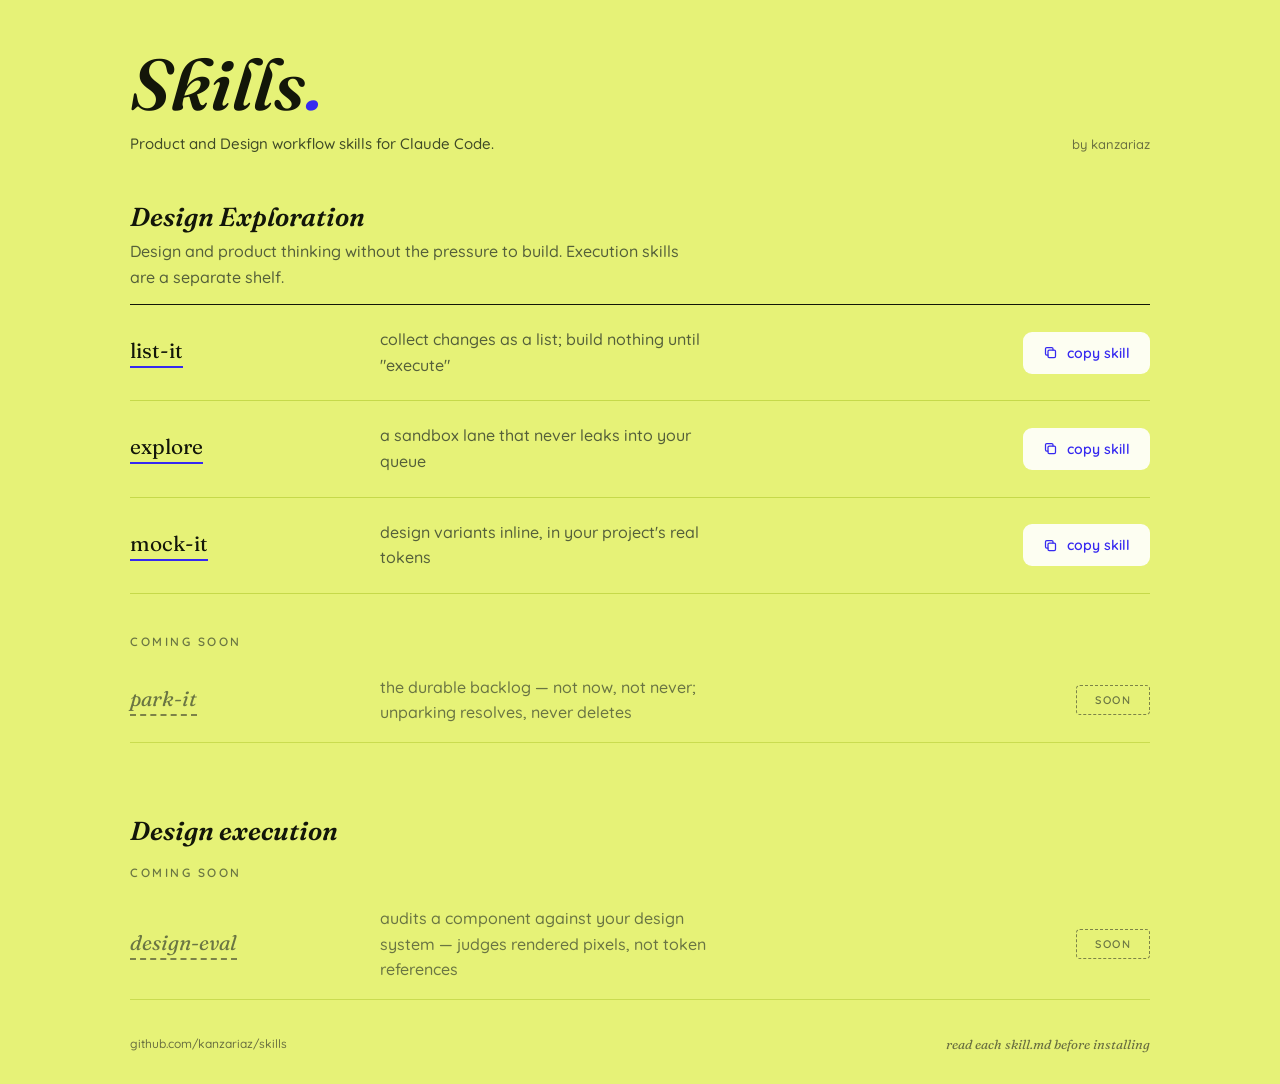
<file: index.html>
<!doctype html>
<html lang="en">
<head>
<meta charset="utf-8">
<meta name="viewport" content="width=device-width, initial-scale=1">
<title>Skills — by kanzariaz</title>
<meta name="description" content="Product and Design workflow skills for Claude Code. Explore an idea freely without being rushed into building.">
<link rel="preconnect" href="https://fonts.googleapis.com">
<link rel="preconnect" href="https://fonts.gstatic.com" crossorigin>
<link href="https://fonts.googleapis.com/css2?family=Fraunces:ital,opsz,wght@0,9..144,400;0,9..144,600;1,9..144,400&family=Quicksand:wght@400;500;600&display=swap" rel="stylesheet">
<style>
  :root{
    --lime:#e6f277; --wash:#d5e94b; --wash-deep:#b0c42c;
    --ink:#131609; --blue:#3629f0;
    --tag:#3f4a26; --desc:#55603a; --soft:#6a7040; --faint:#8a9548;
    --hair:#c6d94a; --hair-strong:#9fb03a; --paper:#fdfef2;
    --serif:"Fraunces",Georgia,serif; --sans:"Quicksand",-apple-system,sans-serif;
    --mono:ui-monospace,"SF Mono",SFMono-Regular,Menlo,Consolas,monospace;
  }
  *{margin:0;padding:0;box-sizing:border-box}
  html{background:var(--lime)}
  body{background:var(--lime);color:var(--ink);font-family:var(--sans);min-height:100vh}
  .page{max-width:1100px;margin:0 auto;padding:48px 40px 32px}
  a{color:inherit;text-decoration:none}

  .top{display:flex;justify-content:space-between;align-items:baseline}
  .wordmark{font-family:var(--serif);font-style:italic;font-weight:600;font-size:72px;line-height:1;display:inline-block}
  .wordmark .dot{color:var(--blue)}
  .byline{color:var(--soft);font-size:13px;font-weight:500}
  .head-row{display:flex;justify-content:space-between;align-items:baseline;gap:12px;flex-wrap:wrap;margin:14px 0 48px}
  .tagline{color:var(--tag);font-size:15px;font-weight:500}
  @media (max-width:820px){.wordmark{font-size:48px}}

  .cat-name{font-family:var(--serif);font-style:italic;font-weight:600;font-size:26px}
  .cat-sub{color:var(--desc);font-size:16px;font-weight:500;margin:6px 0 14px;max-width:560px;line-height:1.6}
  .table{border-top:1px solid var(--ink)}
  .row{display:grid;grid-template-columns:230px 1fr 400px;gap:20px;align-items:center;padding:22px 0;border-bottom:1px solid var(--hair)}
  .name-link{justify-self:start;display:inline-flex;align-items:baseline;cursor:pointer}
  .skill-name{font-family:var(--serif);font-size:21px;border-bottom:2px solid var(--blue);padding-bottom:3px}
  .details-cue{display:inline-flex;align-items:center;gap:4px;color:var(--blue);font-size:13px;font-weight:600;
    padding-bottom:3px;padding-left:12px;
    opacity:0;transform:translateX(-4px);transition:opacity .18s ease,transform .18s ease}
  .row:hover .details-cue,.name-link:focus-visible .details-cue{opacity:1;transform:none}
  @media (hover:none){.details-cue{opacity:1;transform:none}}
  .desc{color:var(--desc);font-size:16px;font-weight:500;line-height:1.6}

  .cmd{background:var(--wash);border:1px solid var(--wash-deep);border-radius:9px;padding:12px 16px;display:flex;justify-content:space-between;align-items:center;gap:12px}
  .cmd-chip{background:var(--paper);border:none;border-radius:9px;padding:12px 20px;
    display:inline-flex;align-items:center;gap:9px;justify-self:end;cursor:pointer;
    color:var(--blue);font-family:var(--sans);font-weight:600;font-size:14px}
  .cmd-chip:hover{background:#f2f6da}
  .cmd-chip svg{display:block}
  @media (max-width:820px){.cmd-chip{justify-self:start}}
  .cmd code{color:var(--blue);font-family:var(--mono);font-size:12px;white-space:nowrap;overflow-x:auto;scrollbar-width:none}
  .cmd .copy-btn{background:none;border:none;cursor:pointer;color:var(--blue);display:flex;align-items:center;gap:5px;
    font-family:var(--sans);font-size:12px;font-weight:600;padding:2px;flex-shrink:0}
  .cmd .copy-btn svg{display:block}
  .cmd .copy-btn:hover{color:var(--ink)}

  .soon{margin-top:40px;opacity:.85}
  .cat2{margin-top:72px}
  .cat2 .soon{margin-top:18px}
  .soon-head{padding-bottom:10px;
    color:var(--desc);font-size:12px;font-weight:600;letter-spacing:2.5px}
  .soon-row{display:grid;grid-template-columns:230px 1fr 400px;gap:20px;align-items:center;padding:16px 0;border-bottom:1px solid var(--hair)}
  .soon-name{font-family:var(--serif);font-style:italic;font-size:21px;color:var(--desc);border-bottom:2px dashed var(--soft);padding-bottom:3px;justify-self:start}
  .soon-tag{justify-self:end;border:1.5px dashed var(--soft);color:var(--desc);border-radius:4px;
    padding:7px 18px;font-size:11px;font-weight:600;letter-spacing:1.5px}

  .foot{margin-top:20px;padding-top:16px;display:flex;justify-content:space-between;gap:12px;flex-wrap:wrap}
  .foot .gh{color:var(--soft);font-size:12px;font-weight:500}
  .foot .gh:hover{color:var(--blue)}
  .foot .note{font-family:var(--serif);font-style:italic;color:var(--soft);font-size:13px}

  /* detail view */
  .back{color:var(--blue);font-size:14px;font-weight:600;display:inline-flex;align-items:center;gap:6px}
  .back:hover{color:var(--ink)}
  .d-head{display:flex;justify-content:space-between;align-items:center;margin-bottom:30px}
  .d-name{font-family:var(--serif);font-weight:600;font-size:42px;border-bottom:3px solid var(--blue);padding-bottom:6px;display:inline-block}
  .d-pitch{font-family:var(--serif);font-style:italic;color:var(--tag);font-size:18px;line-height:1.65;margin:20px 0 24px;max-width:620px}
  .d-cmd{display:inline-flex;max-width:100%}
  .label{color:var(--desc);font-size:12px;font-weight:600;letter-spacing:2px;margin:36px 0 12px}
  .card{background:var(--paper);border-radius:12px;padding:24px 28px;max-width:820px}
  .example{font-family:var(--mono);font-size:13px;line-height:2;color:var(--tag);white-space:pre-wrap;word-break:break-word}
  .example .you{color:var(--blue);font-weight:600}
  .example .cl{color:var(--faint)}
  .md{font-family:var(--mono);font-size:12.5px;line-height:1.85;color:var(--tag);white-space:pre-wrap;word-break:break-word}
  .d-foot{margin-top:36px;border-top:1px solid var(--hair);padding-top:16px;display:flex;justify-content:space-between;gap:12px;flex-wrap:wrap}
  .d-foot a{color:var(--blue);font-size:14px;font-weight:600}
  .d-foot a:hover{color:var(--ink)}

  @media (max-width:820px){
    .page{padding:32px 22px 24px}
    .row,.soon-row{grid-template-columns:1fr;gap:10px;padding:20px 0}
    .cmd{width:100%}
    .soon-tag{justify-self:start}
    .d-name{font-size:32px}
  }
</style>
</head>
<body>
<div class="page" id="app"></div>

<script>
const REPO = "kanzariaz/skills";
const GH_URL = "https://github.com/kanzariaz/skills";

const SKILLS = [
  {
    slug: "list-it",
    desc: 'collect changes as a list; build nothing until "execute"',
    pitch: 'The conveyor belt. Dictate changes faster than you want them executed — every item is captured, read back, and numbered. Nothing is built, planned, or even researched until you say "execute."',
    example: [
      ["you", "/list-it make the header sticky"],
      ["cl", "1. Make the header sticky. Anything else?"],
      ["you", "/list-it actually also swap the font to Inter, and kill the modal"],
      ["cl", "1. Sticky header  2. Body font → Inter  3. Remove the modal. More?"],
      ["you", "execute"],
      ["cl", "Working through 1–3 in order… done + what to check, by item."]
    ],
    md: null
  },
  {
    slug: "explore",
    desc: "a sandbox lane that never leaks into your queue",
    pitch: 'The sandbox. Kick an idea around — options, mockups, trade-offs, honest pushback — without anything landing on your task list, in your code, or in your ledgers. A picked direction is still not permission to build: only "execute" is.',
    example: [
      ["you", "/explore should onboarding have demo tasks?"],
      ["cl", "Three options with trade-offs — demo tasks teach by example but violate “empty list = yours”… honest take: ghost copy beats demo tasks because…"],
      ["you", "agreed, drop demo tasks. park the ghost copy idea"],
      ["cl", "Parked. Nothing was built — exploring stays free."]
    ],
    md: null
  },
  {
    slug: "mock-it",
    desc: "design variants inline, in your project's real tokens",
    pitch: "The sketchpad. Say “mock up X” and get 2–4 labeled variants rendered inline in the chat — drawn in your project's real design tokens, with a one-line trade-off under each. Then it asks which direction to take, and builds nothing until you pick.",
    example: [
      ["you", "/mock-it the empty state — a few options"],
      ["cl", "Option A — Ghost copy (quietest…)  Option B — Illustration (warmest…)  Option C — First-run checklist (busiest…). Which direction?"],
      ["you", "A, but with the headline from C"],
      ["cl", "Rendered the blend — still exploration, nothing built yet."]
    ],
    md: null
  }
];

const EXPLORATION_SOON = [
  { name: "park-it", desc: "the durable backlog — not now, not never; unparking resolves, never deletes" }
];
const EXECUTION_SOON = [
  { name: "design-eval", desc: "audits a component against your design system — judges rendered pixels, not token references" }
];

function soonBlock(items){
  let h = '<div class="soon"><div class="soon-head">COMING SOON</div>';
  for (const s of items){
    h += '<div class="soon-row"><span class="soon-name">' + s.name + '</span>' +
      '<span class="desc">' + esc(s.desc) + '</span><span class="soon-tag">SOON</span></div>';
  }
  return h + '</div>';
}

const MD = {};
MD["list-it"] = `---
name: list-it
description: Start collecting a numbered list of changes the user wants, WITHOUT executing any of them. Use when the user invokes /list-it or says "start a list", "let me list the changes", "add to the list". Stay in collection mode — echo the running list back after each addition and ask if there's more — until the user explicitly says to execute/go/start, and only then begin working through the items.
---

# List — collect first, execute on "go"

The user dictates changes faster than they want them executed — often by voice, in
bursts, while looking at the running product. This skill separates *capturing* the
work from *doing* the work so nothing gets lost and nothing starts prematurely.

## Collection mode (starts immediately on invocation)

1. ONE running list per session: the first /list-it opens it; every later
   /list-it invocation APPENDS to it (the user invokes the skill per item —
   that's the normal rhythm, not a reset). A list only resets after it has been
   executed. If the user's invocation contains items, capture them.
   The user may interleave /explore rounds while the list is open — exploration
   never touches the list; its outcome joins only when the user says so.
2. After every user message, restate the FULL numbered list so far — each item as one
   short line in your own words (confirm interpretation, especially for voice-garbled
   input; if an item is ambiguous, note your reading in parentheses rather than
   asking a blocking question).
3. Then ask, briefly, if there's anything else — vary the phrasing, keep it to one
   line. NEVER prompt for execution ("or execute?", "ready to run?") — the
   execute command always comes from the user unprompted; the only question
   collection mode ever asks is whether there's more.
4. While collecting, do NOT: edit files, run commands, plan implementations, or
   research the codebase. Reading a file is allowed only if needed to understand what
   an item refers to. Do not evaluate or push back on items yet — capture faithfully.
   (Exception: if an item is impossible or conflicts with a locked decision in the
   project's context files (CLAUDE.md), flag it inline in one sentence, keep it on
   the list marked "⚠", and move on.)
5. **Decided work only.** An item joins the list only when its design process is
   complete — a direction/option has been explicitly chosen by the user. Features
   still being explored (mockups under review, options not yet picked) stay OFF the
   list; track them in conversation and add them the moment the user picks a
   direction. If the user names something undecided, say it's noted but not listed
   yet.
6. Items may be edits to earlier items ("actually make that blue, not green") —
   update the existing item in place, don't append a duplicate.

## Execution trigger

Stay in collection mode until the user clearly says to proceed: "go", "execute",
"that's all, do it", "start", or equivalent. "That's all" alone means the list is
complete — confirm the final list and ask whether to execute now.

## Discard

"Discard the list" (or "scrap it", "forget the list" when clearly final, not a
pause) empties the list without executing anything. Confirm what was dropped in
one line. Items that carried decisions (a picked option, a chosen direction) do
NOT survive the discard as recorded decisions — if the user wants one kept, it
must be re-listed or recorded wherever the project tracks deferred work; offer
that only when a dropped item contained a real decision. A discarded list resets
the session's list — the next /list-it opens a fresh one.

## Execution mode

1. Restate the final list once.
2. Work through the items in order, following the project's normal working
   agreements. Track progress with the task tools if the list is long.
3. If items interact (one change makes another moot or conflicts), say so when you
   reach it and make the sensible call rather than stopping.
4. Finish with a "done + what to check" handoff, organized by list item number.`;

MD["explore"] = `---
name: explore
description: Open an idea-exploration lane that runs in PARALLEL with a running /list-it list. Use when the user invokes /explore or says "let me explore X first", "before adding this, let's look at options". Nothing gets built, listed, or committed from exploration — it produces options, mockups, and trade-offs; the outcome only becomes a /list-it item (or a parked note) when the user explicitly says so.
---

# explore — think out loud without committing anything

The user often has a /list-it list running (decided work, queued) and wants to
kick an idea around WITHOUT it landing on that list. /explore is the sandbox
lane; the list is the conveyor belt. They run in parallel and never leak into
each other.

## While exploring

1. Treat the topic as undecided by definition. Offer options, trade-offs,
   references, quick /mock-it rounds, napkin math — whatever moves the idea.
   Push back honestly; exploration is where disagreement is cheapest.
2. Do NOT: add anything to the /list-it list, edit code, or create durable
   records. Reading code/data to inform the exploration is fine.
3. If a running list exists, leave it exactly as it stands — restate it only
   if the user asks. Interleaving is expected: an /explore round can happen
   between two /list-it item additions.
4. Keep each exploration scoped to its topic; if the user opens a second
   thread, name them when summarizing so nothing blurs.

## Leaving exploration

**"Execute" is the verb that ends exploring.** Until the user says "execute"
(or an unmistakable equivalent), stay in exploring mode — even after a
direction is picked, a plan is approved, or the user sounds enthusiastic
("let's do that", "let's start with A" = a pick, NOT permission to build).
A pick narrows the exploration; only "execute" converts it into real work.

An exploration ends one of three ways — always confirm which:
- **Picked** → the user states a direction; offer the one-liner for /list-it
  (or for the project's deferred-work tracker if it's for later) and add it
  only on their word.
- **Parked** → worth keeping, not now: record it wherever the project keeps
  deferred work (a backlog file, an issue tracker, a parked list), with the
  exploration's artifacts/mockups linked.
- **Dropped** → note the dead end in one line (dead ends are findings too),
  nothing recorded unless the user wants it.`;

MD["mock-it"] = `---
name: mock-it
description: Mock up a few design options INSIDE the chat (inline visuals, not artifacts) when the user says "mock up X", "show me some options for X", or invokes /mock-it. Renders 2–4 labeled variants of a screen/component in the project's real design tokens, then asks which direction to pursue.
---

# Mockup — quick visual options, in the chat

The user explores design directions by looking, not reading. When they ask for a
mockup, produce a small set of visual options inline in the conversation — NOT as a
published artifact (artifacts are for full decision documents; this skill is for
fast looks).

## How

1. 2–4 variants, each labeled (Option A/B/C + a two-word name) with a one-line
   trade-off under each.
2. Render them with the inline visualization tool so they appear in the chat.
   Frame the mock at the target's real proportions — a phone frame at device
   proportions for mobile apps, a browser-shaped panel for web.
3. Draw in the project's REAL design tokens — discover them fresh if unsure
   (theme files, DesignSystem/tokens modules, tailwind config, asset catalogs,
   CSS custom properties). Mock in the product's default appearance (dark mode
   if the product defaults to dark) unless asked otherwise, and verify color
   values against the source when fidelity matters.
4. Real copy, never lorem; honor the project's locked product decisions and
   vocabulary (check CLAUDE.md / context docs before inventing labels).
5. End by asking which option (or which pieces of several) to take forward. A
   mockup round is EXPLORATION — nothing goes on the /list-it list and nothing gets
   built from it until the user picks a direction.
6. Only escalate to an artifact if the user asks for one (e.g. wants to share it or
   keep it as a decision record).`;

SKILLS.forEach(s => s.md = MD[s.slug]);

const COPY_SVG = '<svg width="15" height="15" viewBox="0 0 24 24" fill="none" stroke="currentColor" stroke-width="2" stroke-linecap="round" stroke-linejoin="round" aria-hidden="true"><rect x="8" y="8" width="12" height="12" rx="2"/><path d="M16 8V6a2 2 0 0 0-2-2H6a2 2 0 0 0-2 2v8a2 2 0 0 0 2 2h2"/></svg>';

function esc(s){return s.replace(/&/g,"&amp;").replace(/</g,"&lt;").replace(/>/g,"&gt;")}
function cmdFor(slug){return "npx skills add " + REPO + " --skill=" + slug}

function cmdBox(slug){
  return '<span class="cmd"><code>' + cmdFor(slug) + '</code>' +
    '<button class="copy-btn" data-cmd="' + cmdFor(slug) + '" aria-label="Copy install command for ' + slug + '">' + COPY_SVG + '</button></span>';
}

function listView(){
  let h = '<header><a class="wordmark" href="#/">Skills<span class="dot">.</span></a>' +
    '<div class="head-row"><span class="tagline">Product and Design workflow skills for Claude Code.</span>' +
    '<span class="byline">by kanzariaz</span></div></header>';
  h += '<div class="cat-name">Design Exploration</div>' +
    '<p class="cat-sub">Design and product thinking without the pressure to build. Execution skills are a separate shelf.</p>';
  h += '<div class="table">';
  for (const s of SKILLS){
    h += '<div class="row">' +
      '<a class="name-link" href="#/' + s.slug + '"><span class="skill-name">' + s.slug + '</span>' +
      '<span class="details-cue">details <span aria-hidden="true">→</span></span></a>' +
      '<span class="desc">' + esc(s.desc) + '</span>' +
      '<button class="cmd-chip copy-btn" data-cmd="' + cmdFor(s.slug) + '" aria-label="Copy install command for ' + s.slug + '">' + COPY_SVG + 'copy skill</button></div>';
  }
  h += '</div>';
  h += soonBlock(EXPLORATION_SOON);
  h += '<div class="cat2"><div class="cat-name">Design execution</div>' + soonBlock(EXECUTION_SOON) + '</div>';
  h += '<footer class="foot"><a class="gh" href="' + GH_URL + '">github.com/' + REPO + '</a>' +
    '<span class="note">read each skill.md before installing</span></footer>';
  return h;
}

function detailView(s){
  const i = SKILLS.indexOf(s);
  const next = SKILLS[(i + 1) % SKILLS.length];
  let ex = "";
  for (const [who, line] of s.example){
    ex += '<span class="' + who + '">' + (who === "you" ? "you:" : "claude:") + '</span> ' + esc(line) + "\n";
  }
  return '<div class="d-head"><a class="back" href="#/"><span aria-hidden="true">←</span> all skills</a>' +
    '<span class="byline">by kanzariaz</span></div>' +
    '<h1 class="d-name">' + s.slug + '</h1>' +
    '<p class="d-pitch">' + esc(s.pitch) + '</p>' +
    '<span class="d-cmd">' + cmdBox(s.slug) + '</span>' +
    '<div class="label">IN PRACTICE</div>' +
    '<div class="card"><div class="example">' + ex + '</div></div>' +
    '<div class="label">SKILL.MD</div>' +
    '<div class="card"><div class="md">' + esc(s.md) + '</div></div>' +
    '<div class="d-foot"><a href="' + GH_URL + '/blob/main/skills/' + s.slug + '/SKILL.md">view on GitHub</a>' +
    '<a href="#/' + next.slug + '">next: ' + next.slug + ' →</a></div>';
}

function render(){
  const app = document.getElementById("app");
  const slug = (location.hash || "#/").replace(/^#\//, "");
  const skill = SKILLS.find(s => s.slug === slug);
  app.innerHTML = skill ? detailView(skill) : listView();
  document.title = skill ? skill.slug + " — Skills" : "Skills — by kanzariaz";
  window.scrollTo(0, 0);
}

document.addEventListener("click", e => {
  const btn = e.target.closest(".copy-btn");
  if (!btn) return;
  navigator.clipboard.writeText(btn.dataset.cmd).then(() => {
    const old = btn.innerHTML;
    btn.innerHTML = "copied ✓";
    setTimeout(() => { btn.innerHTML = old; }, 1400);
  });
});

window.addEventListener("hashchange", render);
render();
</script>
</body>
</html>
</file>
